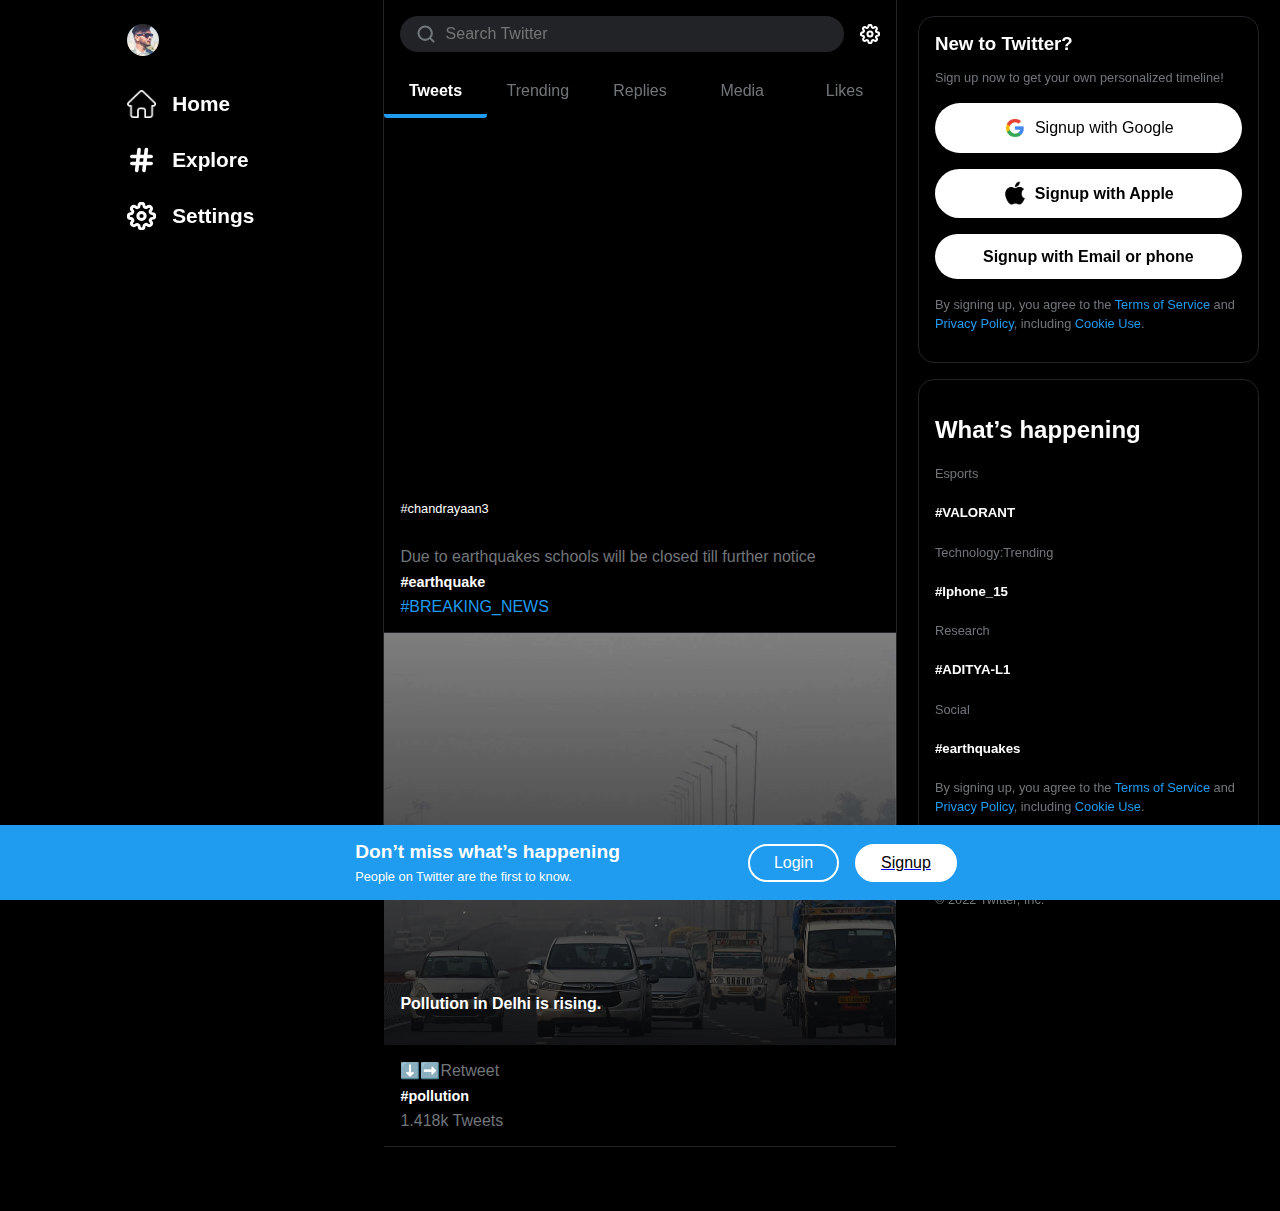
<file: prof.html>
<!DOCTYPE html>
<html>
  <head>
    <meta charset="utf-8" />
    <meta http-equiv="X-UA-Compatible" content="IE=edge" />
    <link rel="icon" type="image/x-icon" href="assets/favicon.ico" />
    <title>Explore / Twitter</title>
    <!-- <meta
      name="description"
      content="This is a Twitter clone made in 2022, using HTML5,CSS3 and JS"
    /> -->
    <meta name="viewport" content="width=device-width, initial-scale=1" />
    <link rel="stylesheet" href="styles.css" />
  </head>
  <body>
    <div id="preloader"></div>
    <!-- Left Sidebar -->
    <div class="left-sidebar">
      <div class="links-flex">
        <div class="white-logo">
          <a href="#">
            <img
              src="./img/user.png"
              class="twitter-white-logo"
              alt="Twitter White Logo"
            />
          </a>
        </div>
        <div class="link-flex">
            <img src="./assets/home.png" class="link-icon" />
            <p class="link-text">Home</p>
          </div>
        <div class="link-flex">
          <img src="./assets/hashtag.svg" class="link-icon" />
          <p class="link-text">Explore</p>
        </div>
        <div class="link-flex">
          <img src="./assets/setting.svg" class="link-icon" />
          <p class="link-text">Settings</p>
        </div>
      </div>
    </div>
    <!-- Middle Section -->
    <div class="middle-section">
      <div class="top-nav">
        <div class="search-flex">
          <div class="search-bar">
            <img src="./assets/search.svg" class="search-icon" />
            <input type="text" placeholder="Search Twitter" />
          </div>
          <img src="./assets/setting.svg" class="setting-icon" />
        </div>

        <div class="tab">
          <button
            class="tablinks"
            id="defaultOpen"
            onclick="switchTabs(event, 'ForYou')"
          >
            Tweets
          </button>
          <button class="tablinks" onclick="switchTabs(event, 'Trending')">
            Trending
          </button>
          <button class="tablinks" onclick="switchTabs(event, 'News')">
            Replies
          </button>
          <button class="tablinks" onclick="switchTabs(event, 'Sports')">
            Media
          </button>
          <button class="tablinks" onclick="switchTabs(event, 'Entertainment')">
            Likes
          </button>
        </div>
      </div>

      <div id="ForYou" class="tabcontent">
        <div class="tabs-main-img">
          <h3>#chandrayaan3</h3>
        </div>
        <div class="trending-box">
          <p class="trending-heading">Due to earthquakes schools will be closed till further notice</p>
          <p class="trending-text">#earthquake</p>
          <p class="trending-heading">
            <a href="#" class="twitter-links">#BREAKING_NEWS</a>
          </p>
        </div>

        <div
          class="tabs-main-img"
          style="
            background-image: linear-gradient(
                to bottom,
                rgba(0, 0, 0, 0),
                rgba(0, 0, 0, 0.7)
              ),
              url('./assets/pollution.jpeg');
          "
        >
          
          <p>Pollution in Delhi is rising.</p>
        </div>
        <div class="trending-box">
          <p class="trending-heading">⬇️➡️Retweet</p>
          <p class="trending-text">#pollution</p>
          <p class="trending-heading">1.418k Tweets</p>
        </div>
      </div>

      <div id="Trending" class="tabcontent">
        <h3 style="margin: 1rem">Trends In India</h3>
        <div class="trending-box">
          <p class="trending-heading">1. Earthquake</p>
          <p class="trending-text">#earthquake</p>
          <p class="trending-heading">99.99k Tweets</p>
        </div>
        <div class="trending-box">
          <p class="trending-heading">2. Earthquake</p>
          <p class="trending-text">#earthquake</p>
          <p class="trending-heading">99.99k Tweets</p>
        </div>
        <div class="trending-box">
          <p class="trending-heading">3. Earthquake</p>
          <p class="trending-text">#earthquake</p>
          <p class="trending-heading">99.99k Tweets</p>
        </div>
        <div class="trending-box">
          <p class="trending-heading">4. Earthquake</p>
          <p class="trending-text">#earthquake</p>
          <p class="trending-heading">99.99k Tweets</p>
        </div>
        <div class="trending-box">
          <p class="trending-heading">5. Earthquake</p>
          <p class="trending-text">#earthquake</p>
          <p class="trending-heading">99.99k Tweets</p>
        </div>
        <div class="trending-box">
          <p class="trending-heading">6. Earthquake</p>
          <p class="trending-text">#earthquake</p>
          <p class="trending-heading">99.99k Tweets</p>
        </div>
        <div class="trending-box">
          <p class="trending-heading">7. Earthquake</p>
          <p class="trending-text">#earthquake</p>
          <p class="trending-heading">99.99k Tweets</p>
        </div>
        <div class="trending-box">
          <p class="trending-heading">8. Earthquake</p>
          <p class="trending-text">#earthquake</p>
          <p class="trending-heading">99.99k Tweets</p>
        </div>
        <div class="trending-box">
          <p class="trending-heading">9. Earthquake</p>
          <p class="trending-text">#earthquake</p>
          <p class="trending-heading">99.99k Tweets</p>
        </div>
      </div>

      <div id="News" class="tabcontent"></div>

      <div id="Sports" class="tabcontent"></div>
      <div id="Entertainment" class="tabcontent"></div>

      <script>
        function switchTabs(event, tabName) {
          var i, tabcontent, tablinks;
          tabcontent = document.getElementsByClassName("tabcontent");
          for (i = 0; i < tabcontent.length; i++) {
            tabcontent[i].style.display = "none";
          }
          tablinks = document.getElementsByClassName("tablinks");
          for (i = 0; i < tablinks.length; i++) {
            tablinks[i].className = tablinks[i].className.replace(
              " active",
              ""
            );
          }
          document.getElementById(tabName).style.display = "block";
          event.currentTarget.className += " active";
        }
      </script>
      <script>
        document.getElementById("defaultOpen").click();
      </script>
    </div>

    <!-- Right Sidebar -->
    <div class="right-sidebar">
      <div class="signup-container">
        <h3>New to Twitter?</h3>
        <p>Sign up now to get your own personalized timeline!</p>
        <div class="signup-btn">
          <img src="./assets/google.png" class="signup-btn-icon" />
          <p>Signup with Google</p>
        </div>
        <div class="signup-btn">
          <img src="./assets/apple.png" class="signup-btn-icon" />
          <p style="font-weight: 600">Signup with Apple</p>
        </div>
        <div class="signup-btn">
          <p style="font-weight: 600">Signup with Email or phone</p>
        </div>
        <p>
          By signing up, you agree to the
          <a href="#" class="twitter-links">Terms of Service</a> and
          <a href="#" class="twitter-links">Privacy Policy</a>, including
          <a href="#" class="twitter-links">Cookie Use</a>.
        </p>
      </div>
      <div class="signup-container">
        <h2>What’s happening</h2>
        <p>Esports</p>
        <h5>#VALORANT</h5>
        <p>Technology:Trending</p>
        <h5>#Iphone_15</h5>
        <p>Research</p>
        <h5>#ADITYA-L1</h5>
        <p>Social</p>
        <h5>#earthquakes</h5>
        
        <!-- <div class="signup-btn">
          <img src="./assets/google.png" class="signup-btn-icon" />
          <p>Signup with Google</p>
        </div> -->
        <!-- <div class="signup-btn">
          <img src="./assets/apple.png" class="signup-btn-icon" />
          <p style="font-weight: 600">Signup with Apple</p>
        </div>
        <div class="signup-btn">
          <p style="font-weight: 600">Signup with Email or phone</p>
        </div> -->
        <p>
          By signing up, you agree to the
          <a href="#" class="twitter-links">Terms of Service</a> and
          <a href="#" class="twitter-links">Privacy Policy</a>, including
          <a href="#" class="twitter-links">Cookie Use</a>.
        </p>
      </div>
      <!-- <div class="right-links">
        <p>Terms of Service</p>
        <p>Privacy Policy</p>
        <p>Cookie Policy</p>
      </div> -->
      <div class="right-links">
        <p>Accessibility</p>
        <p>Ads Info</p>
        <!-- Dropdown -->
        <div class="dropdown">
          <p class="more-p-tag" onclick="dropDownFunction()">More...</p>
          <div id="myDropdown" class="dropdown-content">
            <a href="#">About</a>
            <a href="#">Status</a>
            <a href="#">Twitter For Business</a>
            <a href="#">Developers</a>
          </div>
        </div>
        <script>
          /* When the user clicks on the button, 
          toggle between hiding and showing the dropdown content */
        //   function dropDownFunction() {
        //     document.getElementById("myDropdown").classList.toggle("show");
        //   }

        //   // Close the dropdown if the user clicks outside of it
        //   window.onclick = function (event) {
        //     if (!event.target.matches(".more-p-tag")) {
        //       var dropdowns =
        //         document.getElementsByClassName("dropdown-content");
        //       var i;
        //       for (i = 0; i < dropdowns.length; i++) {
        //         var openDropdown = dropdowns[i];
        //         if (openDropdown.classList.contains("show")) {
        //           openDropdown.classList.remove("show");
        //         }
        //       }
        //     }
        //   };
        </script>
      </div>
      <div class="right-links"><p>© 2022 Twitter, Inc.</p></div>
    </div>
    <!-- Bottom Signup Div -->
    <div class="bottom-signup">
      <div class="bottom-text">
        <h3>Don’t miss what’s happening</h3>
        <p>People on Twitter are the first to know.</p>
      </div>
      <div class="signup-btn-flex">
        <div class="btn-outlined">Login</div>
       <a href="./sign-in.html"><div class="btn" style="text-decoration: none;">Signup</div></a>
      </div>
    </div>
    <script>
        
        let loader = document.getElementById("preloader");

        window.addEventListener("load", function () {
            loader.style.display = "none";
        })

        
    </script>
  </body>
</html>
</file>
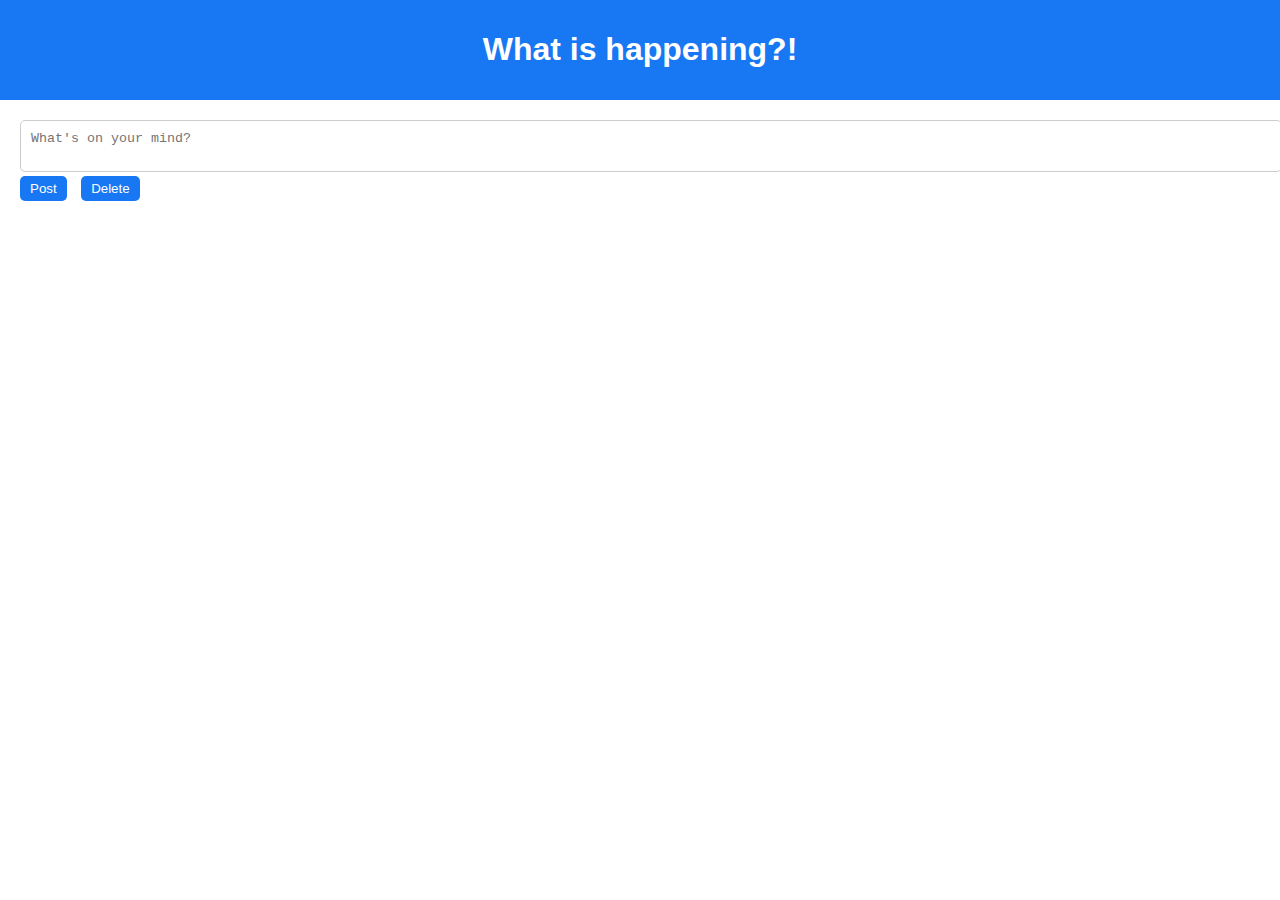
<file: tweet_page.html>
<!DOCTYPE html>
<html lang="en">
<head>
    <meta charset="UTF-8">
    <meta name="viewport" content="width=device-width, initial-scale=1.0">
    <link rel="stylesheet" href="tweet_css.css">
    <title>Twitter</title>
</head>
<body>
<header>
    <h1>What is happening?!</h1>
</header>
<main>
    <div class="post-form">
        <textarea id="post-text" placeholder="What's on your mind?"></textarea>
        <button id="post-button">Post</button>
        <button class="delete-button">Delete</button>
    </div>
    <div class="post-feed" id="post-feed">
        <!-- Posts will be dynamically added here -->
    </div>
</main>
<script>
    const postButton = document.getElementById('post-button');
    const postText = document.getElementById('post-text');
    const postFeed = document.getElementById('post-feed');

    postButton.addEventListener('click', () => {
        if (postText.value.trim() !== '') {
            createPost(postText.value);
            postText.value = '';
        }
    });

    function createPost(text) {
        const postElement = document.createElement('div');
        postElement.classList.add('post');

        const postContent = document.createElement('p');
        postContent.textContent = text;

        const postMeta = document.createElement('div');
        postMeta.classList.add('post-meta');
        postMeta.textContent = 'Posted just now';

        postElement.appendChild(postContent);
        postElement.appendChild(postMeta);

        postFeed.insertBefore(postElement, postFeed.firstChild);
        // <button class="delete-button">Delete</button>
    }

    const deleteButton = document.createElement('button');
deleteButton.classList.add('delete-button');
deleteButton.textContent = 'Delete';
deleteButton.addEventListener('click', () => {
    postFeed.removeChild(postElement);
});
postElement.appendChild(deleteButton);
</script>
</body>
</html>
</file>
<file: styles.css>
@import url("https://fonts.cdnfonts.com/css/chirp-2");

:root {
  --black: #000;
  --white: #fff;
  --headings-white: #e7e9ea;
  --blue: #1f9bf0;
  --background-grey: #212327;
  --light-grey: #71767a;
  --grey: #181818;
}

body {
  background-color: var(--black);
  color: var(--white);
  margin: 0;
  font-family: "Chirp", sans-serif;
  overflow-x: hidden;
  display: flex;
}

/* Left Sidebar */

.left-sidebar {
  position: sticky;
  width: 30vw;
  height: 100vh;
  left: 0;
  top: 0;
  border-right: 0.1rem solid var(--background-grey);
  display: flex;
  justify-content: flex-end;
  align-items: flex-start;
}

.links-flex {
  display: flex;
  align-items: flex-start;
  margin: 0.5rem 1rem;
  cursor: pointer;
  width: 16rem;
  flex-direction: column;
}

.white-logo {
  padding: 1rem;
  border-radius: 50%;
}

.white-logo:hover {
  background-color: var(--background-grey);
}

.twitter-white-logo {
  height: 2rem;
  width: 2rem;
  border-radius: 50%;
}

.link-flex {
  display: flex;
  justify-content: flex-start;
  align-items: center;
  gap: 1rem;
  padding: 0rem 1rem;
  padding-right: 2rem;
}

.link-flex:hover {
  background-color: var(--background-grey);
  border-radius: 2rem;
}

.link-icon {
  width: 1.8rem;
  height: 1.8rem;
}

.link-text {
  font-size: 1.3rem;
  font-weight: 600;
  margin: 1rem 0rem;
}
/* Middle Bar */

.middle-section {
  width: 40%;
  background-color: var(--black);
}

.top-nav {
  position: sticky;
  top: 0;
  background-color: rgba(0, 0, 0, 0.8) !important;
  backdrop-filter: blur(0.5rem);
  -webkit-backdrop-filter: blur(0.5rem);
}

.search-flex {
  padding: 1rem;
  display: flex;
  justify-content: space-between;
  align-items: center;
  gap: 1rem;
}

.search-bar {
  flex: 1;
  display: flex;
  justify-content: flex-start;
  align-items: center;
  gap: 0.5rem;
  background-color: var(--background-grey);
  padding: 0.5rem 1rem;
  border-radius: 2rem;
}

.search-bar input {
  flex: 1;
  background-color: var(--background-grey);
  border: none;
  color: var(--light-grey);
  font-family: "Chirp", sans-serif;
  font-size: 1rem;
  cursor: pointer;
}

.search-bar input:focus {
  outline: none;
}

.search-icon,
.setting-icon {
  height: 1.2rem;
  width: 1.2rem;
  cursor: pointer;
}
/* Right Sidebar */

.right-sidebar {
  position: sticky;
  width: 30vw;
  height: 100vh;
  right: 0;
  top: 0;
  border-left: 0.1rem solid var(--background-grey);
}

.signup-container {
  display: block;
  padding: 1rem;
  border: 0.1rem solid var(--background-grey);
  width: 80%;
  margin: 1rem auto;
  border-radius: 1rem;
}

.signup-container h3 {
  margin: 0;
}

.signup-container p,
.right-links p,
.more-p-tag {
  color: var(--light-grey);
  font-size: 0.8rem;
  line-height: 1.2rem;
}

.signup-btn {
  display: flex;
  justify-content: center;
  align-items: center;
  margin: 1rem 0rem;
  padding: 0.8rem 1rem;
  gap: 0.5rem;
  background-color: var(--white);
  border-radius: 2rem;
}

.signup-btn-icon {
  width: 1.5rem;
  height: 1.5rem;
}

.signup-btn p {
  font-size: 1rem;
  color: var(--black);
  margin: 0;
}

.signup-btn:hover {
  background-color: var(--headings-white);
  cursor: pointer;
}

.twitter-links {
  color: var(--blue);
  text-decoration: none;
}

.twitter-links:hover {
  text-decoration: underline;
}

.right-links {
  display: flex;
  justify-content: flex-start;
  align-items: center;
  flex-wrap: wrap;
  width: 80%;
  gap: 1rem;
  margin: 0rem 10%;
}

.right-links p,
.more-p-tag {
  min-width: 5rem;
  margin-bottom: 0;
  margin-top: 0.25rem;
  cursor: pointer;
}

.right-links p:hover,
.more-p-tag:hover {
  text-decoration: underline;
}

/* Drop Down Styling */

.dropdown {
  position: relative;
  display: inline-block;
}

.dropdown-content {
  display: none;
  position: absolute;
  background-color: var(--black);
  min-width: 12rem;
  border-radius: 0.5rem;
  overflow: auto;
  box-shadow: rgb(255 255 255 / 20%) 0px 0px 15px,
    rgb(255 255 255 / 15%) 0px 0px 3px 1px;
  z-index: 1;
}

.dropdown-content a {
  color: var(--white);
  padding: 12px 16px;
  text-decoration: none;
  display: block;
}

.dropdown a:hover {
  background-color: var(--background-grey);
}

.show {
  display: block;
}

/* Tabs */

/* Style the tab */
.tab {
  display: flex;
  justify-content: space-between;
  align-items: center;
  overflow-x: auto;
  background-color: var(--black);
  margin-bottom: 0.1rem;
}

/* Style the buttons inside the tab */
.tab button {
  background-color: inherit;
  float: left;
  border: none;
  outline: none;
  cursor: pointer;
  padding: 14px 16px;
  transition: 0.3s;
  font-size: 1rem;
  color: var(--light-grey);
  border-bottom: 4px solid var(--black);
  border-bottom-left-radius: 0.2rem;
  border-bottom-right-radius: 0.2rem;
  flex: 1;
}

/* Change background color of buttons on hover */
.tab button:hover {
  background-color: var(--background-grey);
}

/* Create an active/current tablink class */
.tab button.active {
  background-color: var(--black);
  color: var(--white);
  font-weight: 600;
  border-bottom: 4px solid var(--blue);
}

/* Style the tab content */
.tabcontent {
  display: none;
  padding-bottom: 4rem;
}

.tabs-main-img {
  background-image: linear-gradient(
      to bottom,
      rgba(0, 0, 0, 0),
      rgba(0, 0, 0, 0.7)
    ),
    url("https://akm-img-a-in.tosshub.com/indiatoday/images/media_bank/202308/chandrayaan-3-230808-16x9.jpg?VersionId=FHa.XxAPvhwVatxP2rPnt_QY.Jm6PDQb&size=690:388");
  height: 380px;
  padding: 1rem;
  display: flex;
  flex-direction: column;
  justify-content: flex-end;
  background-position: center center;
  background-size: cover;
}

.tabs-main-img h3 {
  margin-bottom: 0;
  font-size: 0.8rem;
  font-weight: normal;
}

.tabs-main-img p {
  margin-top: 0.5rem;
  font-weight: 600;
  font-size: 1rem;
}

.trending-box {
  margin-top: 1rem;
  padding-bottom: 1rem;
  border-bottom: 1.5px solid var(--background-grey);
}

.trending-box:hover {
  background-color: #080808;
}

.trending-heading {
  margin: 0rem 1rem;
  font-weight: light;
  font-size: 1rem;
  color: var(--light-grey);
}

.trending-text {
  margin: 0.5rem 1rem;
  font-size: 0.9rem;
  font-weight: 800;
}

/* Bottom Signup Div */

.bottom-signup {
  position: fixed;
  bottom: 0;
  width: 100vw;
  background-color: var(--blue);
  padding: 1rem;
  display: flex;
  justify-content: center;
  align-items: center;
  gap: 10%;
}

.bottom-text h3 {
  margin: 0;
  font-size: 1.2rem;
}

.bottom-text p {
  font-size: 0.8rem;
  margin: 0.35rem 0rem;
  margin-bottom: 0rem;
}

.signup-btn-flex {
  display: flex;
  justify-content: flex-start;
  align-items: center;
  gap: 1rem;
}

.btn-outlined {
  padding: 0.5rem 1.5rem;
  border: 2px solid var(--white);
  border-radius: 2rem;
  cursor: pointer;
  text-decoration: none;
}

.btn-outlined:hover {
  background-color: var(--white);
  color: var(--black);
  transition: all 0.3s;
}

.btn {
  padding: 0.5rem 1.5rem;
  border: 2px solid var(--white);
  border-radius: 2rem;
  background-color: var(--white);
  color: var(--black);
  cursor: pointer;
  text-decoration: none;
}

.btn:hover {
  background-color: var(--blue);
  color: var(--white);
  transition: all 0.3s;
  text-decoration: none;
}

/* Media Queries */

@media only screen and (max-width: 1200px) {
  .left-sidebar {
    width: 4rem !important;
  }
  .link-text {
    display: none;
  }
  .links-flex {
    margin: 0;
  }
  .link-flex {
    padding: 0;
    display: block;
    margin-left: auto;
    margin-right: auto;
    margin-bottom: 1rem;
  }
  .right-sidebar {
    width: 70%;
  }

  .middle-section {
    width: 100%;
  }
}

@media only screen and (max-width: 1000px) {
  .right-sidebar {
    display: none;
  }
}

@media only screen and (max-width: 700px) {
  .bottom-signup {
    width: 100%;
    padding: 1rem 0rem;
  }
  .bottom-text {
    display: none;
  }

  .tabs-main-img {
    height: 180px;
    padding: 0.5rem;
  }

  .tab {
    padding: 0rem 1rem;
  }

  .tab button {
    min-width: 6rem;
  }

  .tabs-main-img p {
    margin-bottom: 0.5rem;
  }

  .trending-heading,
  .trending-text {
    margin: 0.5rem 0.5rem;
  }
}

#preloader{
    position: fixed;
    top: 0;
    left: 0;
    width: 100%;
    height: 100vh;
    background:#fff url('./img/bg_loader.gif') no-repeat center center;
    z-index: 1000;
}
</file>
<file: tweet_css.css>
body {
    font-family: Arial, sans-serif;
    margin: 0;
    padding: 0;
}

header {
    background-color: #1877F2;
    color: white;
    padding: 10px;
    text-align: center;
}

main {
    padding: 20px;
}

.post-form {
    margin-bottom: 20px;
}

.post-form textarea {
    width: 100%;
    padding: 10px;
    border: 1px solid #ccc;
    border-radius: 5px;
    resize: none;
}

.post-form button {
    background-color: #1877F2;
    color: white;
    border: none;
    padding: 5px 10px;
    border-radius: 5px;
    cursor: pointer;
}

.post {
    border: 1px solid #ccc;
    padding: 10px;
    margin-bottom: 10px;
}

.post p {
    margin: 0;
}

.post-meta {
    font-size: 12px;
    color: #888;
}

.delete-button {
    background-color: #ff0000;
    color: white;
    border: none;
    padding: 5px 10px;
    border-radius: 5px;
    cursor: pointer;
    margin-left: 10px;
}
</file>
